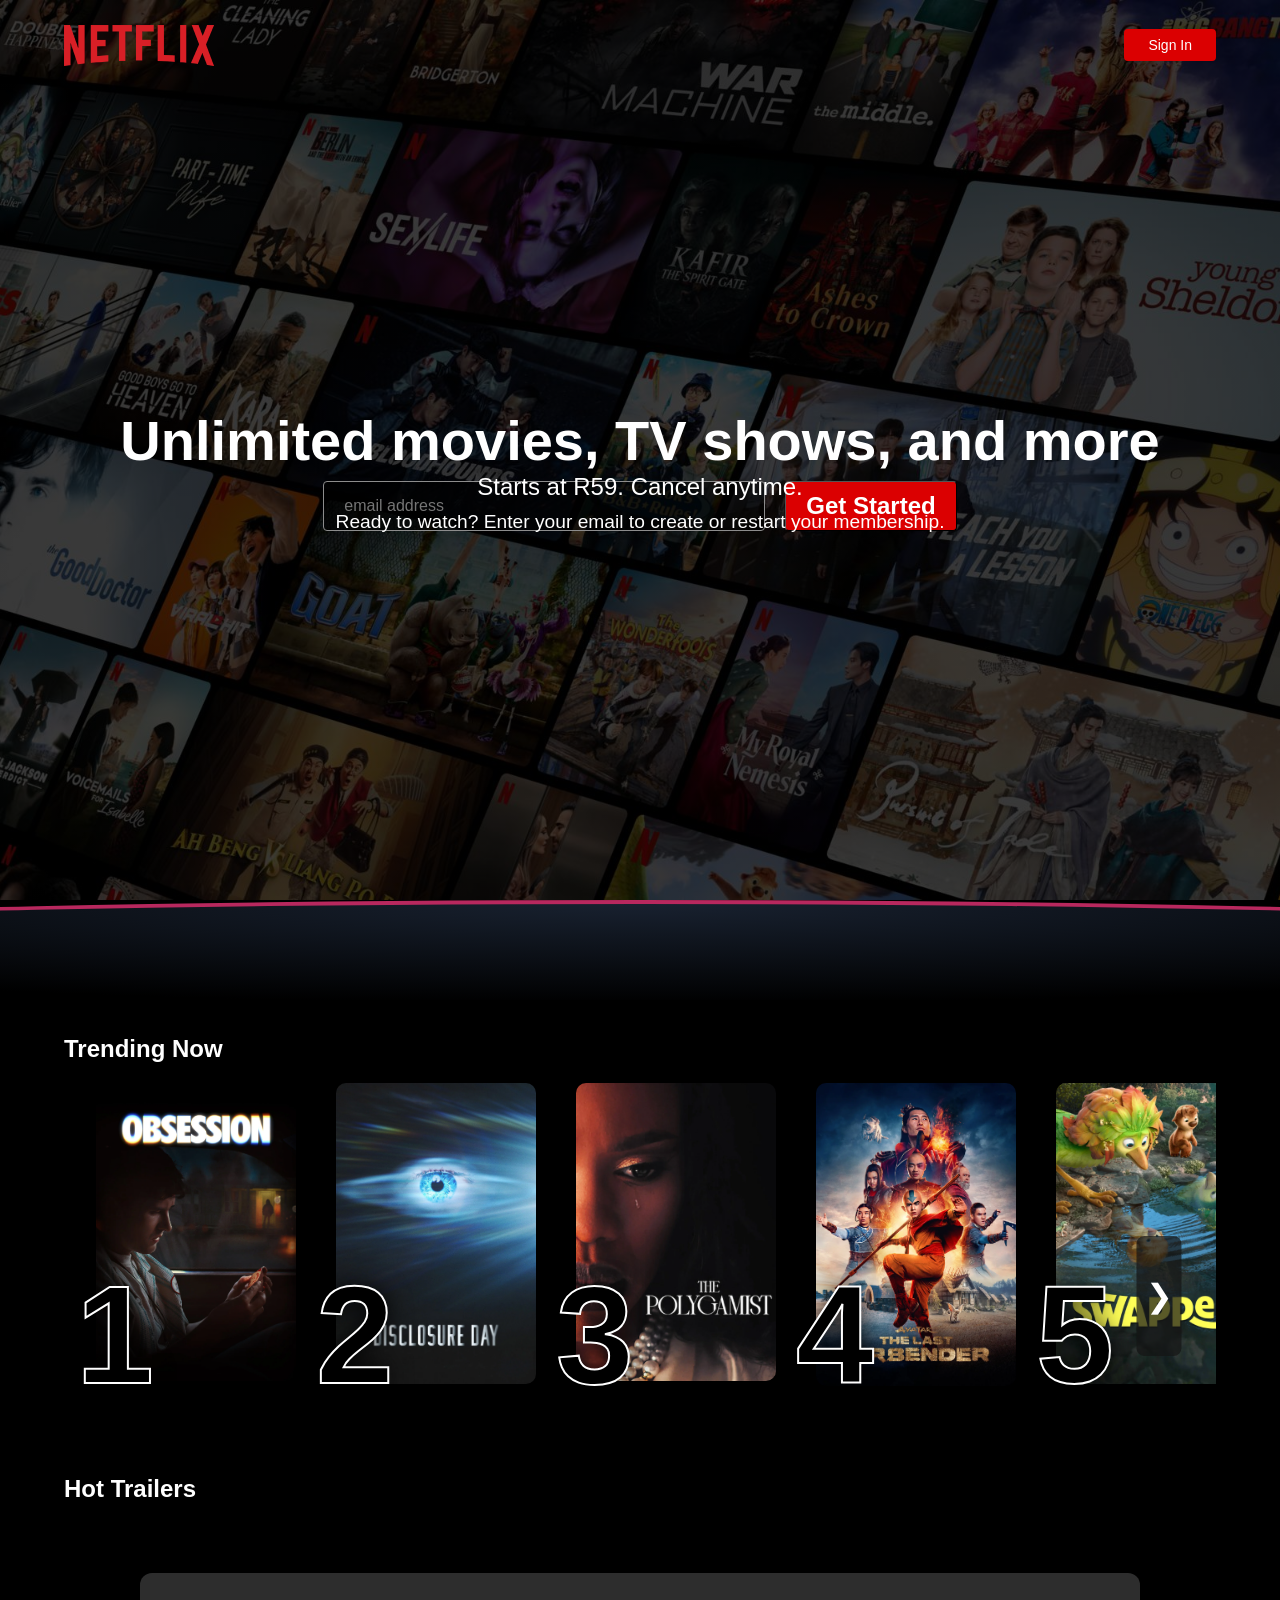
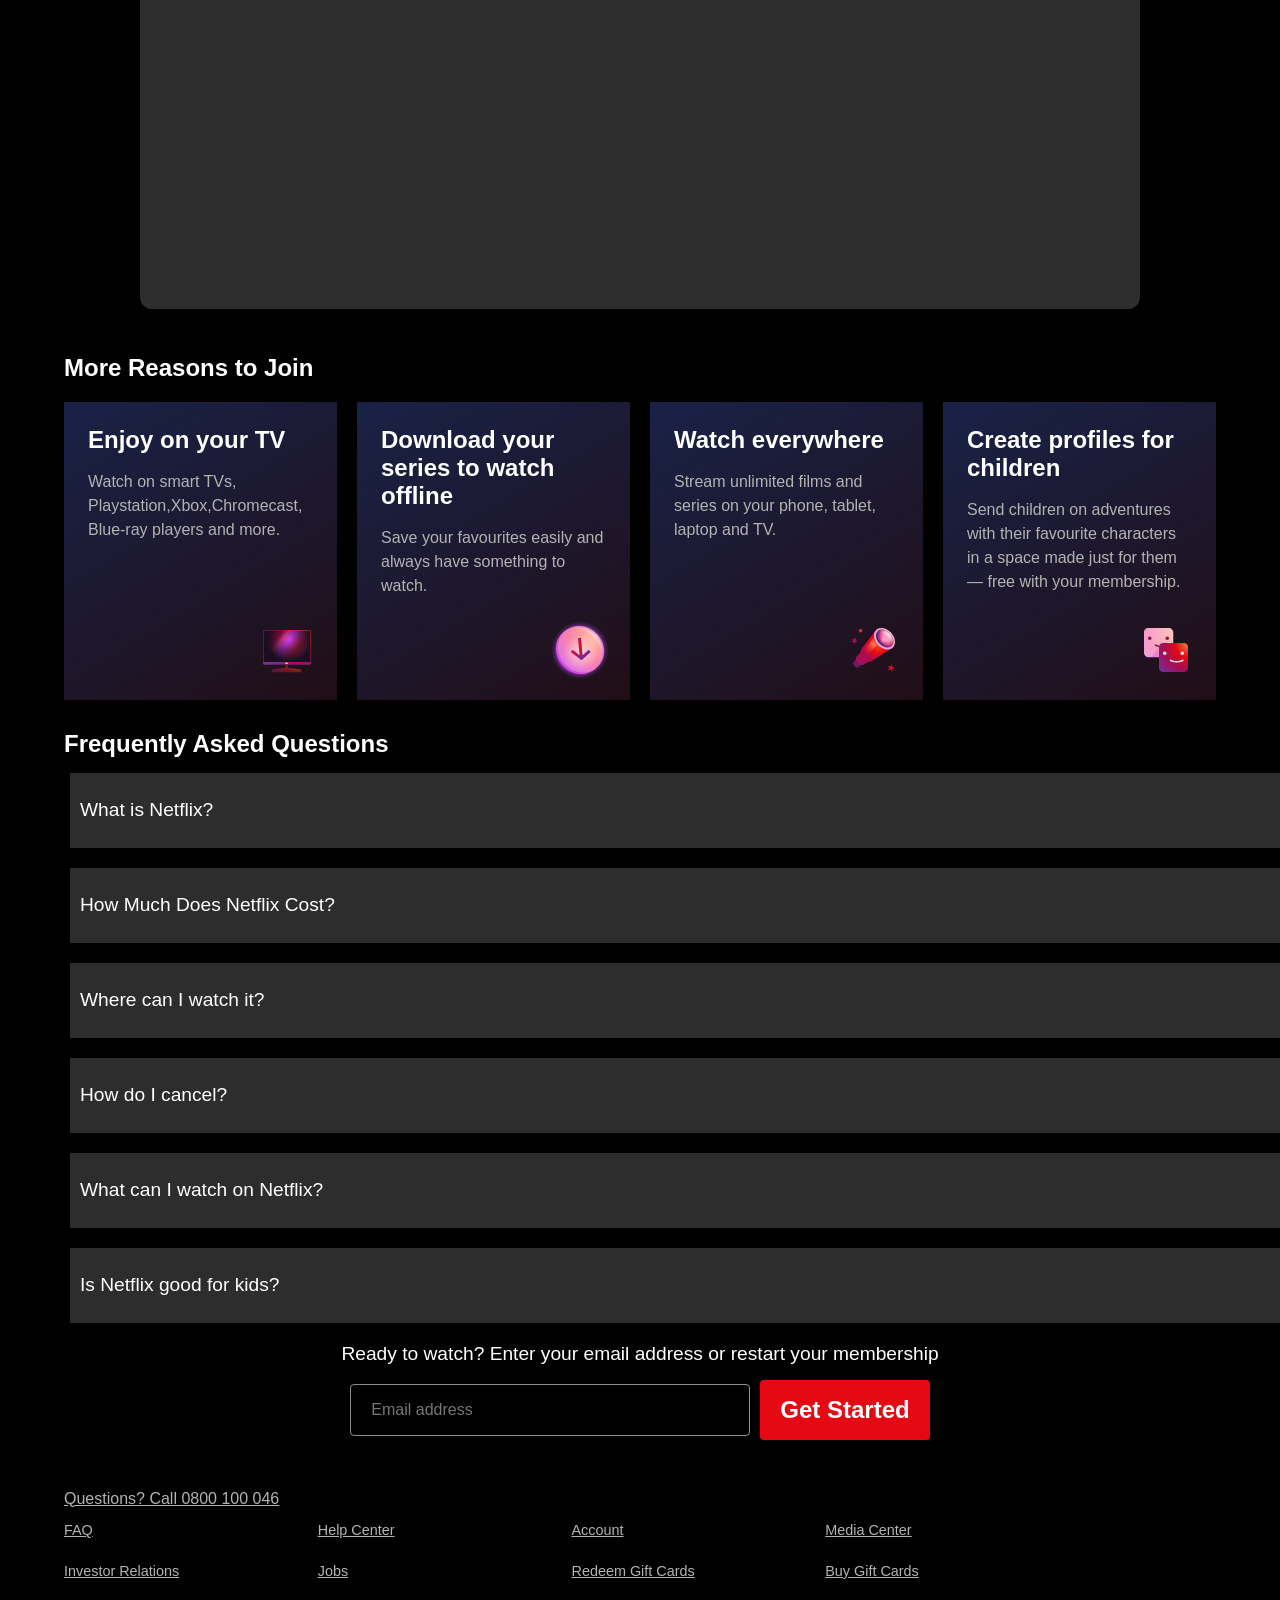
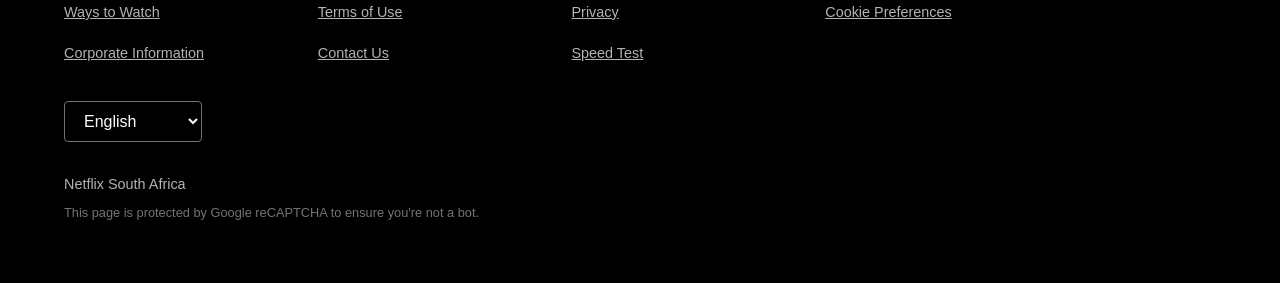
<file: index.html>
<!DOCTYPE html>
<html lang="en">
    <head>
        <meta charset="UTF-8">
        <link rel="stylesheet" href="styles.css">
        <link rel="icon" type="Images/netflix-img/images/favicon.png" href="Images/netflix-img/images/favicon.png">
        <!--Changed this title so it is not flagged in deployment-->
        <title>Motso Assignment</title>
    </head>

    <body>
        <header class="header">

        <section class="top-nav">
            <img class="logo" src="Images/netflix-img/images/logo.png" alt="Netflix Logo">
            <button class="sign-in-btn">Sign In</button>
        </section>

        <section class="hero-content">
            <h1 class="h1">Unlimited movies, TV shows, and more</h1>
            <p>Starts at R59. Cancel anytime.</p>
            <h3>Ready to watch? Enter your email to create or restart your membership.</h3>
        </section>

        <section>
             <form class="form">
                 <label>
                     <input class="email" type="email" placeholder="email address">
                 </label>
                 <button type="submit">Get Started</button>
            </form>
        </section>



        </header> <div class="curve-transition"></div>


          <section class="trending-now">
            <h2>Trending Now</h2>

           <div class="slider-wrapper">

            <div class="trending-grid">

            <div class="movie-card">
                <span class="rank-number">1</span>
                <img src="Images/netflix-img/images/obession-Rank-1.png" alt="Obession">
            </div>

            <div class="movie-card">
                <span class="rank-number">2</span>
                <img src="Images/netflix-img/images/disclosure-Rank-2.png" alt="disclosure">
            </div>

            <div class="movie-card">
                <span class=" rank-number">3</span>
                <img src=" Images/netflix-img/images/the-polygamist-Rank-3.png" alt="polygamist">
            </div>

            <div class="movie-card">
                <span class=" rank-number">4</span>
                <img src=" Images/netflix-img/images/the-last-airbender-Rank-4.png" alt="airbender">
            </div>

            <div class="movie-card">
                <span class=" rank-number">5</span>
                <img src=" Images/netflix-img/images/the-swapped-Rank-5.png" alt="swapped">
            </div>

            <div class="movie-card">
                <span class=" rank-number">6</span>
                <img src="Images/netflix-img/images/little-brother-Rank-6.png" alt="little-brother">
            </div>

            <div class="movie-card">
                <span class=" rank-number">7</span>
                <img src="Images/netflix-img/images/sheep-detective-Rank-7.png" alt="sheep-detective">
            </div>
            </div>
               <button class="scroll-btn right-btn">&#10095;</button> </div>

        </section>
        <section>
            <h2 class="trailer-section"> Hot Trailers</h2>
                <div class="video-container">
                     <iframe width="560" height="315" src="https://www.youtube.com/embed/bWtrFcerKE0?si=BNFhAyEqIOfBh36E"
                             title="YouTube video player" frameborder="0"
                             allow="accelerometer; autoplay; clipboard-write; encrypted-media; gyroscope; picture-in-picture; web-share" referrerpolicy="strict-origin-when-cross-origin"
                             allowfullscreen>

                     </iframe>
                </div>
        </section>

        <section class="more-reasons-section">
            <h2>More Reasons to Join
            </h2>
            <div class="reasons-grid">

            <article class="reason-card">
                <h3>Enjoy on your TV</h3>


                <p>Watch on smart TVs, Playstation,Xbox,Chromecast, Blue-ray players and more.</p>

                <img src="Images/netflix-img/images/tv-icon-1.svg" alt="TV logo" class="card-icon">
            </article>

            <article class="reason-card">

                <h3>Download your series to watch offline</h3>

                <p>Save your favourites easily and always have something to watch.</p>

                <img src="Images/netflix-img/images/download.svg" alt="download icon" class="card-icon">
            </article>

            <article class="reason-card">

                <h3>Watch everywhere</h3>

                <p>Stream unlimited films and series on your phone, tablet, laptop and TV.</p>

                <img src="Images/netflix-img/images/telescope.svg" alt="telescope icon" class="card-icon">
            </article>

            <article class="reason-card">

                <h3>Create profiles for children</h3>

                <p>Send children on adventures with their favourite characters in a space made just for them — free with your membership.</p>

                <img src="Images/netflix-img/images/profiles.svg" alt="profiles" class="card-icon">
            </article>
            </div>
        </section>

        <section class="faq-section">
            <h2>Frequently Asked Questions
            </h2>
        </section>

        <details class="faq-box">
            <summary>
                What is Netflix?
            </summary>
            <p>Netflix is a streaming service that offers a wide variety of award-winning TV shows, movies, anime, documentaries, and more on thousands of internet-connected devices.
                You can watch as much as you want, whenever you want without a single commercial – all for one low monthly price. There's always something new to discover and new TV shows and movies are added every week!
            </p>
        </details>
         <details class="faq-box">
            <summary>
                How Much Does Netflix Cost?
            </summary>
            <p> Watch Netflix on your smartphone, tablet, Smart TV, laptop, or streaming device, all for one fixed monthly fee. Plans range from SGD 15.98 to SGD 29.98/month.
            </p>
        </details>

         <details class="faq-box">
            <summary>
                Where can I watch it?
            </summary>
            <p> Watch anywhere, anytime. Sign in with your Netflix account to watch instantly on the web at netflix.com from your personal computer or on any internet-connected device that offers the Netflix app, including smart TVs, smartphones, tablets, streaming media players and game consoles.
                You can also download your favorite shows with the iOS or Android app. Use downloads to watch while you're on the go and without an internet connection. Take Netflix with you anywhere.
            </p>
        </details>

         <details class="faq-box">
            <summary>
                How do I cancel?
            </summary>
            <p> Netflix is flexible. You can easily cancel your account online in two clicks. There are no cancellation fees – start or stop your account anytime.
            </p>
        </details>
        <details class="faq-box">
            <summary>
                What can I watch on Netflix?
            </summary>
            <p> Netflix has an extensive library of feature films, documentaries, TV shows, anime, award-winning Netflix originals, and more. Watch as much as you want, anytime you want.
            </p>
        </details>
        <details class="faq-box">
            <summary>
                Is Netflix good for kids?
            </summary>
            <p> The Netflix Kids experience is included in your membership to give parents control while kids enjoy family-friendly TV shows and movies in their own space.
                Kids profiles come with PIN-protected parental controls that let you restrict the maturity rating of content kids can watch and block specific titles you don’t want kids to see.
            </p>
        </details>
        <div class="email-capture-section">
            <p class=" email-prompt"> Ready to watch? Enter your email address or restart your membership</p>

            <form class="email-form">
                <input type="email" class="email-1" placeholder="Email address">
                <button type="submit" class="get-started-btn">Get Started</button>
            </form>
        </div>
     <footer class="footer">
        <span class="questions">
            Questions? Call 0800 100 046

        </span>
        <ul class="footer-links">
            <li> FAQ</li>
            <li>Help Center</li>
            <li>Account</li>
            <li>Media Center</li>
            <li> Investor Relations</li>
            <li>Jobs</li>
            <li>Redeem Gift Cards</li>
            <li>Buy Gift Cards</li>
            <li>Ways to Watch</li>
            <li>Terms of Use</li>
            <li>Privacy</li>
            <li>Cookie Preferences</li>
            <li>Corporate Information</li>
            <li>Contact Us</li>
            <li>Speed Test</li>

        </ul>
         <div class="footer-lang">
            <select>
                <option>English</option>
                <option>Sesotho</option>
                <option>Isizulu</option>
                <option>Setswana</option>
                <option>Afrikaans</option>
                <option>IsiXhosa</option>
                <option>SePedi</option>
            </select>
         </div>

        <p class="footer-country">
            Netflix South Africa
        </p>

        <p class="footer-recaptcha">
            This page is protected by Google reCAPTCHA to ensure you're not a bot.
        </p>
    </footer>
</body>
</html>
</file>
<file: styles.css>
@import url('https://fonts.googleapis.com/css2?family=Roboto:ital,wght@0,100..900;1,100..900&display=swap');


body{
    margin: 0;
    padding: 0;
    font-family: 'Sen' , sans-serif;
    background: #000;
    color: #fff;
}

.header {
    width: 100%;
    height: 100vh;
    background-image: linear-gradient(rgba(0, 0, 0, 0.7), rgba(0, 0, 0, 0.7)), url(Images/netflix-img/images/SG-en-20260622-TRIFECTA-perspective_60113fdb-3fcb-4718-8a8e-52bfbdfbf870_large.jpg);
    background-size: cover;
    background-position: center;
    position: relative;
}
.top-nav {
    display: flex;
    justify-content: space-between;
    align-items: center;
    padding: 25px 5%;
}

.logo {
    width: 150px;
    cursor: pointer;
}
.sign-in-btn {
    background: #db0001;
    color: #fff;
    border: 0;
    outline: 0;
    padding: 8px 24px;
    font-size: 14px;
    border-radius: 4px;
    cursor: pointer;
}
.hero-content {
    position: absolute;
    top: 50%;
    left: 50%;
    transform: translate(-50%, -50%);
    text-align: center;
    width: 100%;
    padding: 0;
    box-sizing: border-box;
}
.hero-content h1 {
    font-size: 3.5rem;
    font-weight: 800;
    margin-top: 0;
    padding: 0;
    margin: 0;
    margin-top: 100px;
    box-sizing: border-box;
}
.hero-content h3 {
    font-size: 1.2rem;
    font-weight: 400;
    margin: 0;
    margin-bottom: 50px;
    padding: 16px 0;
}
.hero-content p {
    font-size: 1.5rem;
    font-weight: 400;
    margin: 0;
    margin-top: 0;
    margin-bottom: 10px;
    padding: 20px 0;
    padding-top: 0;
    padding-bottom: 0;
}

.hero-content h3 {
    font-size: 1.2rem;
    font-weight: 400;
    margin-top: 0;
    margin-bottom: 60px;
    padding: 0;
    padding-bottom: 0;
    padding-top: 0;
}
.form {
    display: flex;
    justify-content: center;
    align-items: center;
    gap: 20px;
    margin-top: 90px;
    padding: 0;
}
.email {
    padding: 15px 20px;
    width: 400px;
    border: 1px solid #8c8c8c;
    border-radius: 4px;
    background: rgba(0, 0, 0, 0.6);
    color: #fff;
    font-size: 1rem;
    margin-top: 300px;
}
form button {
    padding: 10px 20px;
    font-size: 1.5rem;
    background: #db0001;
    color: #fff;
    border-top-width: 0.667px;
    border-right-width: 0.667px;
    border-left-width: 0.667px;
    border-bottom-width: 0.667px;
    border-radius: 4px;
    cursor: pointer;
    font-weight: bold;
    margin-top: 300px;
}
.curve-transition {
    position: relative;
    height: 100px;
    width: 100%;
    background-color: #000000;
    overflow: hidden;
    box-sizing: border-box;
    border: 4px;
}

.curve-transition::before {
    content: '';
    position: absolute;
    top: 0;
    left: -50%;
    width: 200%;
    height: 100%;
    border-top-left-radius: 50%;
    border-top-right-radius: 50%;
    border-top: 4px solid rgba(184 40 94);
    background: radial-gradient(50% 100% at 50% 0%, rgba(30, 41, 59, 0.8) 0%, rgba(0, 0, 0, 1) 100%);

}

.trending-now {

    display: block;
    box-sizing: border-box;
    padding: 25px 5%;
    margin: -10px 0;
    border: 0;
}

.trending-grid {
    display: flex;
    gap: 40px;
    padding: 0 32px;
    overflow-x: auto;
    cursor: pointer;
    -ms-overflow-style: none;
    scrollbar-width: none;
}

.slider-wrapper {
    position: relative;
}

.scroll-btn {
    position: absolute;
    top: 50%;
    transform: translate(-50%);
    right: 1%;
    height: 120px;
    width: 45px;
    background: rgba(20, 20, 20, 0.7);
    color: white;
    font-size: 2rem;
    border: none;
    border-radius: 8px;
    cursor: pointer;
    z-index: 10;
}

.scroll-btn:hover {
    background: rgba(20, 20, 20, 1);
}

.trending-grid::-webkit-scrollbar {
    display: none;

}

.movie-card {
    min-width: 200px;
    position: relative;
}

.movie-card img {
    width: 100%;
    border-radius: 10px;
}

.rank-number {
    position: absolute;
    bottom: -15px;
    line-height: 1;
    left: -20px;
    height: 1em;
    display: inline-block;
    font-size: 140px;
    font-weight: 900;
    margin: 0;
    text-shadow: 0 0 1.5rem rgb(0 0 0);
    color: black;
    -webkit-text-fill-color: rgb(0 0 0);
    -webkit-text-stroke: 2px white;

}

.card-video-section {
    width: 50%;
    align-content: center;
}

.homepage-video {
    width: 100%;
    height: auto;
    border-radius: 0 10px 10px 0;
    display: block;
    padding: 40px 45%;
    align-content: center;
}

.trailer-section {
    display: block;
    padding: 50px 5%;
    box-sizing: border-box;
    font-size: 1.5rem;
    width: 100%;
}

.video-container {
    width: 100%;
    position: relative;
    padding-bottom: 26.25%;
    margin: 0 auto;
    max-width: 1000px;
    background-color: #2d2d2d;
    border-radius: 12px;
    overflow: hidden;
    align-content: center;
}

.video-container iframe {
    width: 100%;
    position: absolute;
    top: 0;
    left: 0;
    height: 100%;
    align-content: center;
    border: none;
}

.more-reasons-section {
    padding: 25px 5%;
}

.reasons-grid {
    display: flex;
    gap: 20px;
}

.reason-card {
    flex: 1;
    min-height: 250px;
    padding: 24px;
    background: linear-gradient(135deg, #192247 0%, #101222 100%);
    background: linear-gradient(149deg, #192247 0%, #210e17 99.08%);
    position: relative;
}

.card-icon {
    position: absolute;
    bottom: 20px;
    right: 20px;
    width: 60px;

}

.reason-card h3 {
    font-size: 1.5rem;
    font-weight: 600;
    margin-top: 0;
    margin-bottom: 15px;
    color: #fff;
}

.reason-card p {
    font-size: 1rem;
    color: #b3b3b3;
    line-height: 1.5;
}

.faq-section {
    display: block;
    padding: 5px 5%;
    box-sizing: border-box;
    font-size: 1.5rem;
    width: 100%;
}

.faq-section h2 {
    font-size: 1.5rem;
    padding: 0;
    margin-top: 0;
    margin-bottom: 10px;
    text-align: left;
}

.faq-box {
    width: 100%;
    max-width: 1410px;
    background-color: #2d2d2d;
    margin-bottom: 20px;
    margin-left: 70px;
    padding: 0;
    font-size: 1.5rem;
}

.faq-box summary {
    padding: 10px 10px;
    cursor: pointer;
    display: flex;
    justify-content: space-between;
    align-items: center;
    list-style: none;
    font-weight: 200;
    font-size: 1.2rem;
}

.faq-box summary::-webkit-details-marker {
    display: none;
}

.faq-box summary::after {
    content: '+';
    font-size: 3rem;
    font-weight: 300;
}

.faq-box[open] summary::after {
    content: '\00d7';
}

.faq-box p {
    padding: 0 24px 24px 24px;
    margin: 0;
    text-align: left;
    font-size: 1.2rem;
    border-top: 2px solid #000;
}

.email-prompt {
    text-align: center;
    font-size: 1.2rem;
    margin-bottom: 15px;
}

.email-form {
    display: flex;
    justify-content: center;
    align-items: center;
    gap: 10px;
}

.email-1 {
    padding: 16px 20px;
    width: 400px;
    background: rgba(0, 0, 0, 0.6);
    border: 1px solid #8c8c8c;
    border-radius: 4px;
    color: #fff;
    font-size: 1rem;
    box-sizing: border-box;
    margin: 0;
}

.email-1:focus {
    outline: none;
    border-color: #fff;
}

.get-started-btn {
    padding: 16px 20px;
    background-color: #e50914;
    color:#fff;
    border: none;
    border-radius: 4px;
    font-size: 1.5rem;
    font-weight: 600;
    cursor: pointer;
    box-sizing: border-box;
    margin: 0;
}

.get-started-btn:hover {
    background-color: #c11119;
}

.footer {
    padding: 50px 5%;
    color: #b3b3b3;
    font-size: 0.9rem;
    max-width: 1000px;
}

.footer a {
    color: #b3b3b3;
    text-decoration: underline;
}

.questions {
    color: #b3b3b3;
    text-decoration: underline;
    margin-bottom: 30px;
    font-size: 1rem;
}

.footer-links {
    display: grid;
    text-decoration: underline;
    grid-template-columns: repeat(4, 1fr);
    gap: 15px;
    list-style: none;
    padding: 0;
    margin-bottom: 30px;
}

.footer-links li {
    margin-bottom: 10px;
}

.footer-lang select {
    background-color: transparent;
    color: #fff;
    border: 1px solid #737373;
    padding: 10px 30px 10px 15px;
    border-radius: 4px;
    font-size: 1rem;
    margin-bottom: 20px;
    cursor: pointer;
}

.footer-country {
    margin-bottom: 10px;
}

.footer-recaptcha {
    font-size: 0.8rem;
    color: #737373;
}

@media (max-width: 768px) {
    .footer-links {
        grid-template-columns: repeat(2, 1fr);
    }

    .hero-content h1 {
        font-size: 2.5rem;
    }
.email-form {
    flex-direction: column;
    width: 100%;
}

.email-1, .get-started-btn {
    width: 100%;
}

}
</file>
